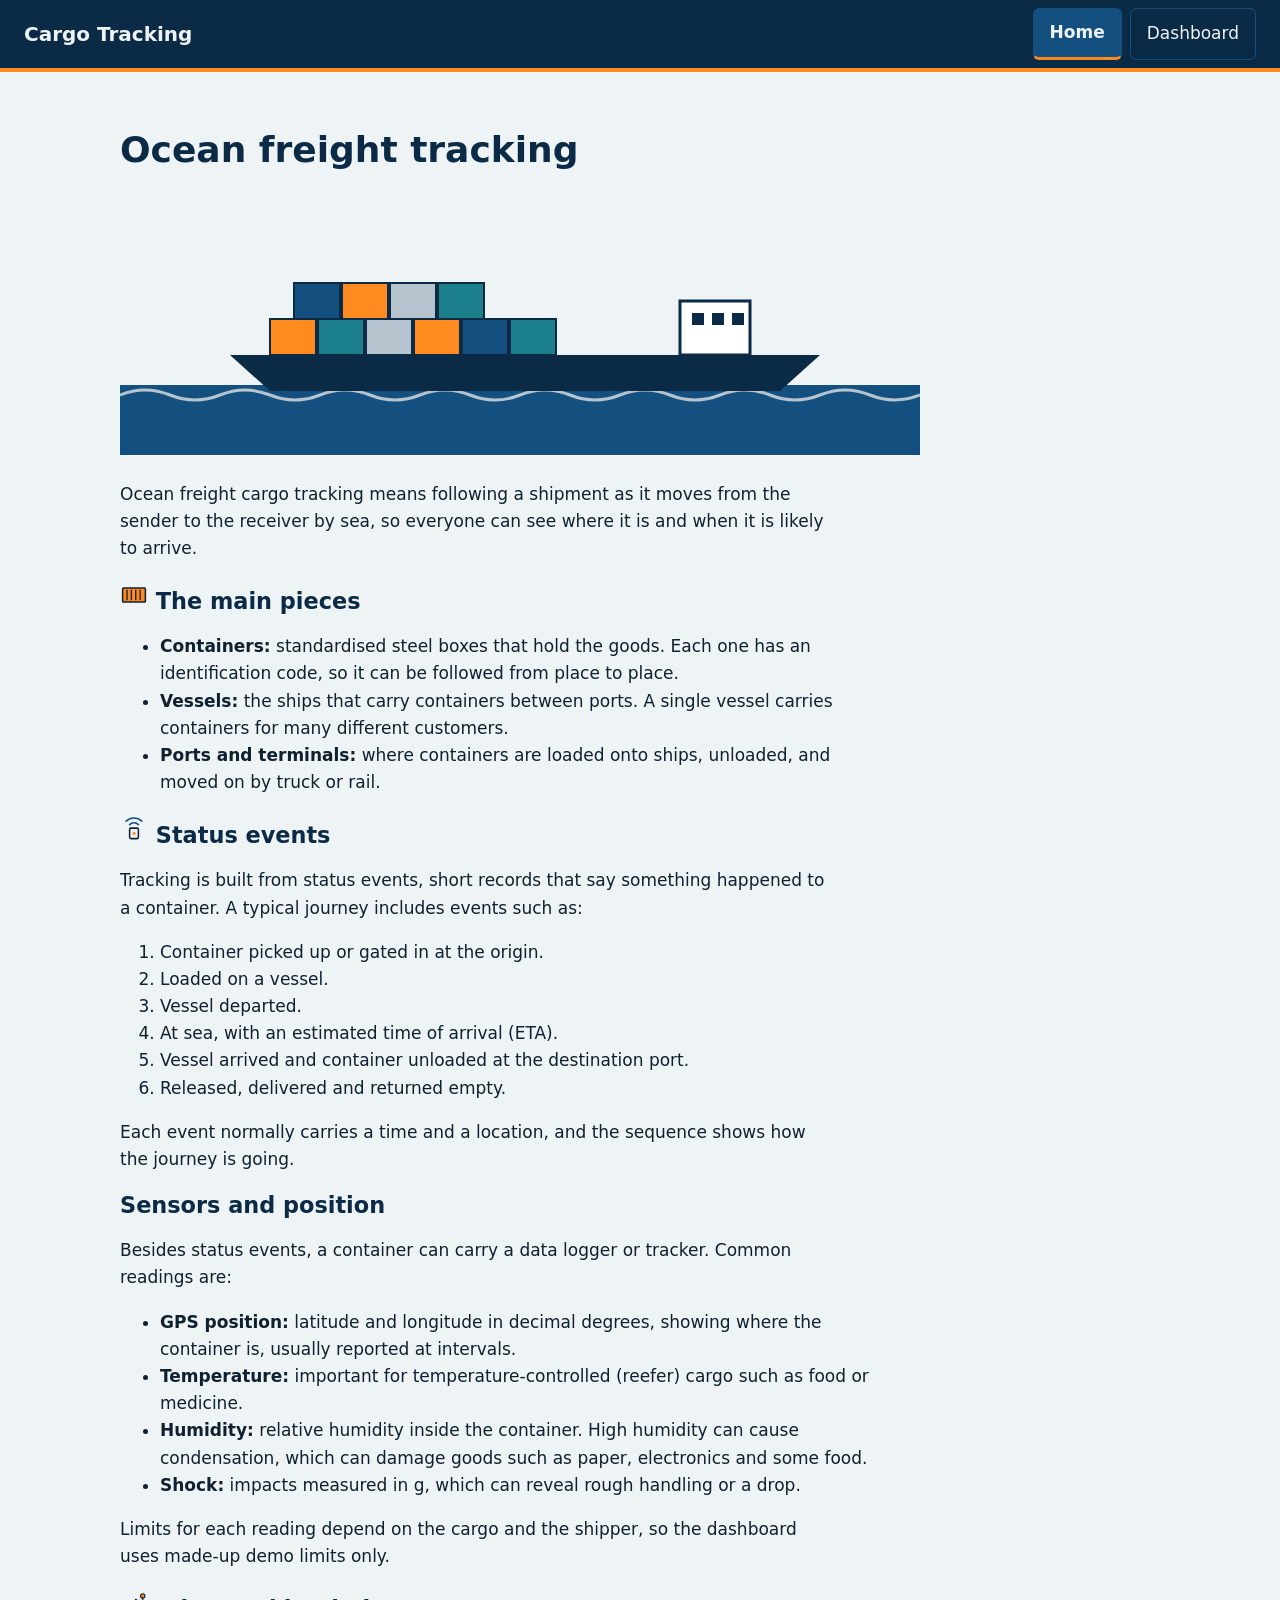
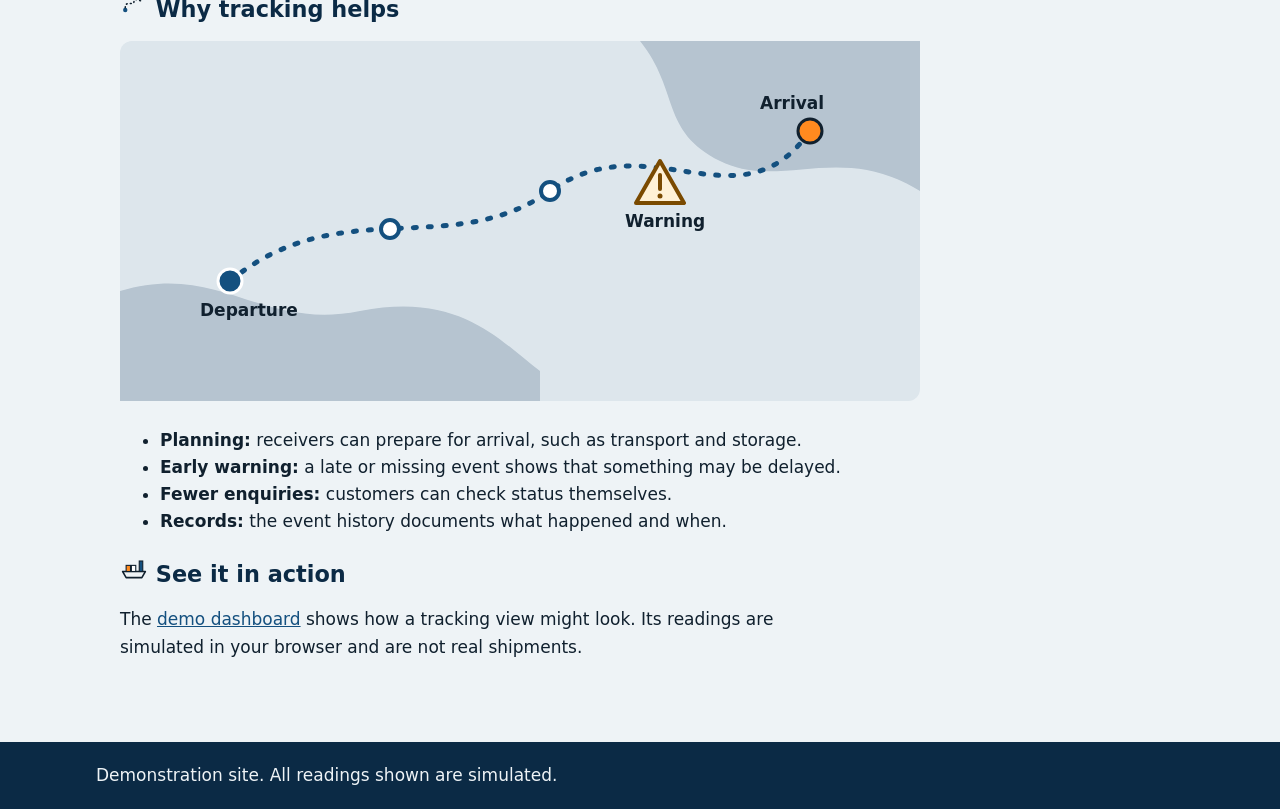
<file: index.html>
<!doctype html>
<html lang="en">
<head>
<meta charset="utf-8">
<meta name="viewport" content="width=device-width, initial-scale=1">
<title>Ocean freight tracking | Cargo Tracking</title>
<link rel="stylesheet" href="css/tokens.css">
<link rel="stylesheet" href="css/layout.css">
<link rel="stylesheet" href="css/site.css">
</head>
<body>
<a class="skip" href="#main">Skip to content</a>
<header class="site-header"><a class="brand" href="index.html">Cargo Tracking</a>
<nav aria-label="Main"><a href="index.html">Home</a><a href="dashboard.html">Dashboard</a></nav></header>
<main id="main">
<h1>Ocean freight tracking</h1>
<img src="assets/ship-hero.svg" alt="A container ship at sea" style="max-width:100%;height:auto">
<p class="lead">Ocean freight cargo tracking means following a shipment as it moves from the sender to the receiver by sea, so everyone can see where it is and when it is likely to arrive.</p>
<h2><img src="assets/icon-container.svg" alt="" width="28" height="28"> The main pieces</h2>
<ul>
<li><strong>Containers:</strong> standardised steel boxes that hold the goods. Each one has an identification code, so it can be followed from place to place.</li>
<li><strong>Vessels:</strong> the ships that carry containers between ports. A single vessel carries containers for many different customers.</li>
<li><strong>Ports and terminals:</strong> where containers are loaded onto ships, unloaded, and moved on by truck or rail.</li>
</ul>
<h2><img src="assets/icon-sensor.svg" alt="" width="28" height="28"> Status events</h2>
<p>Tracking is built from status events, short records that say something happened to a container. A typical journey includes events such as:</p>
<ol>
<li>Container picked up or gated in at the origin.</li>
<li>Loaded on a vessel.</li>
<li>Vessel departed.</li>
<li>At sea, with an estimated time of arrival (ETA).</li>
<li>Vessel arrived and container unloaded at the destination port.</li>
<li>Released, delivered and returned empty.</li>
</ol>
<p>Each event normally carries a time and a location, and the sequence shows how the journey is going.</p>
<h2>Sensors and position</h2>
<p>Besides status events, a container can carry a data logger or tracker. Common readings are:</p>
<ul>
<li><strong>GPS position:</strong> latitude and longitude in decimal degrees, showing where the container is, usually reported at intervals.</li>
<li><strong>Temperature:</strong> important for temperature-controlled (reefer) cargo such as food or medicine.</li>
<li><strong>Humidity:</strong> relative humidity inside the container. High humidity can cause condensation, which can damage goods such as paper, electronics and some food.</li>
<li><strong>Shock:</strong> impacts measured in g, which can reveal rough handling or a drop.</li>
</ul>
<p>Limits for each reading depend on the cargo and the shipper, so the dashboard uses made-up demo limits only.</p>
<h2><img src="assets/icon-route.svg" alt="" width="28" height="28"> Why tracking helps</h2>
<img src="assets/route-map.svg" alt="Simple route map from a departure port to an arrival port with two waypoints and one alert" style="max-width:100%;height:auto">
<ul>
<li><strong>Planning:</strong> receivers can prepare for arrival, such as transport and storage.</li>
<li><strong>Early warning:</strong> a late or missing event shows that something may be delayed.</li>
<li><strong>Fewer enquiries:</strong> customers can check status themselves.</li>
<li><strong>Records:</strong> the event history documents what happened and when.</li>
</ul>
<h2><img src="assets/icon-ship.svg" alt="" width="28" height="28"> See it in action</h2>
<p>The <a href="dashboard.html">demo dashboard</a> shows how a tracking view might look. Its readings are simulated in your browser and are not real shipments.</p>
</main>
<footer class="site-footer"><p>Demonstration site. All readings shown are simulated.</p></footer>
<script src="js/nav.js"></script>
<script src="js/app.js"></script>
</body>
</html>
</file>
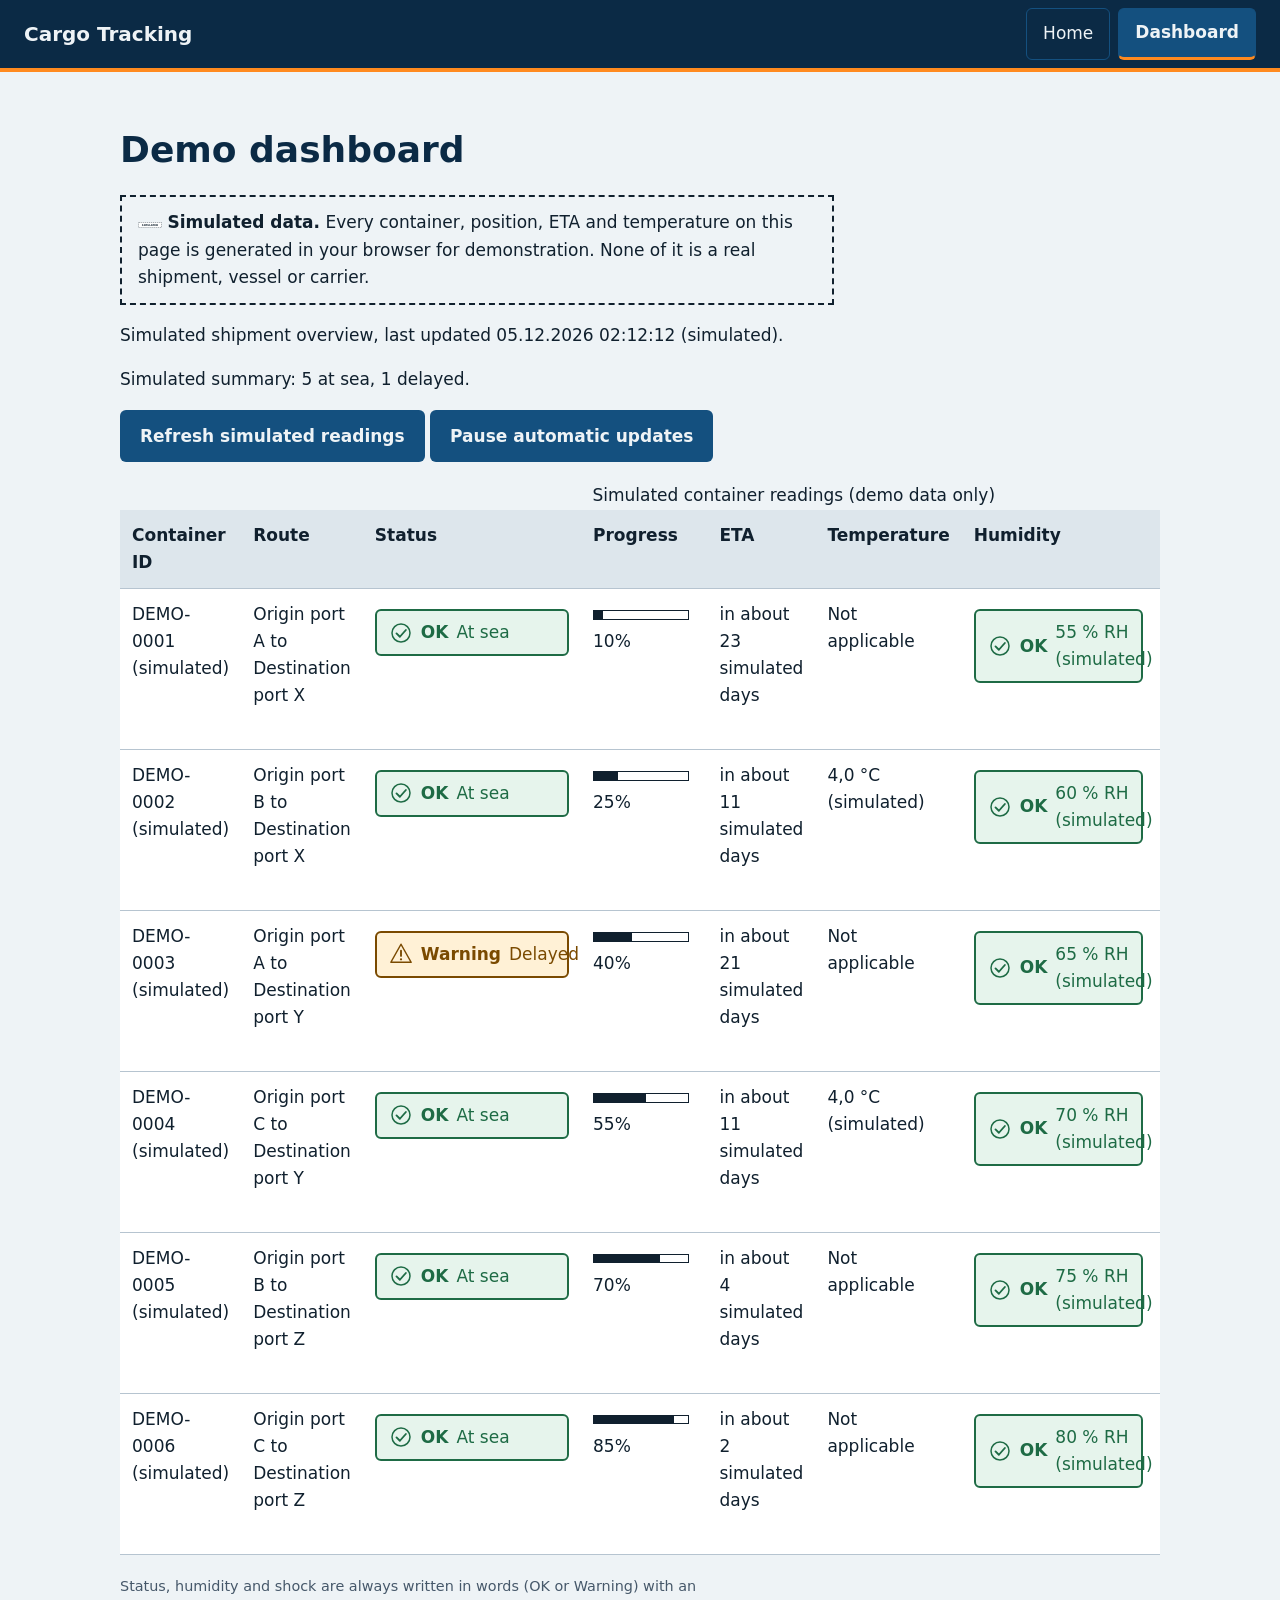
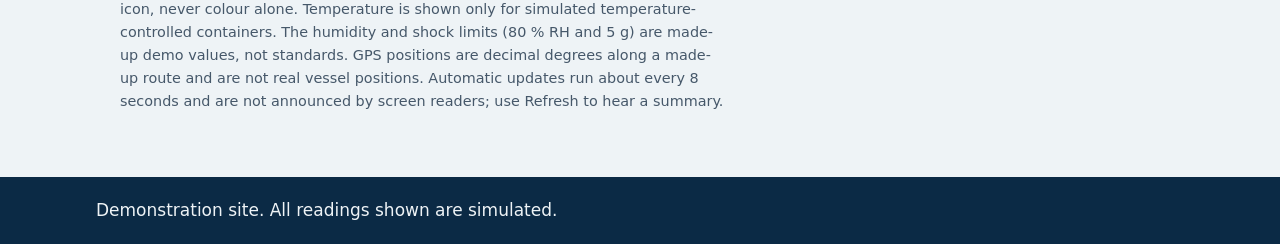
<file: dashboard.html>
<!doctype html>
<html lang="en">
<head>
<meta charset="utf-8">
<meta name="viewport" content="width=device-width, initial-scale=1">
<title>Demo dashboard | Cargo Tracking</title>
<link rel="stylesheet" href="css/tokens.css">
<link rel="stylesheet" href="css/layout.css">
<link rel="stylesheet" href="css/site.css">
</head>
<body>
<a class="skip" href="#main">Skip to content</a>
<header class="site-header"><a class="brand" href="index.html">Cargo Tracking</a>
<nav aria-label="Main"><a href="index.html">Home</a><a href="dashboard.html">Dashboard</a></nav></header>
<main id="main">
<h1>Demo dashboard</h1>
<p class="sim-banner" role="note"><img src="assets/icon-simulated.svg" alt="" width="24" height="24"> <strong>Simulated data.</strong> Every container, position, ETA and temperature on this page is generated in your browser for demonstration. None of it is a real shipment, vessel or carrier.</p>
<p>Simulated shipment overview, last updated <time id="last-update">…</time> (simulated).</p>
<p id="summary" class="summary"></p>
<p>
<button type="button" id="refresh">Refresh simulated readings</button>
<button type="button" id="auto-toggle">Pause automatic updates</button>
</p>
<p id="announce" class="sr-only" role="status" aria-live="polite"></p>
<div class="table-wrap" tabindex="0" role="region" aria-label="Simulated container readings">
<table id="cargo-table" class="stack-table">
<caption>Simulated container readings (demo data only)</caption>
<thead><tr><th scope="col">Container ID</th><th scope="col">Route</th><th scope="col">Status</th><th scope="col">Progress</th><th scope="col">ETA</th><th scope="col">Temperature</th><th scope="col">Humidity</th><th scope="col">Shock</th><th scope="col">GPS (lat, lon)</th></tr></thead>
<tbody></tbody></table></div>
<p class="hint">Status, humidity and shock are always written in words (OK or Warning) with an icon, never colour alone. Temperature is shown only for simulated temperature-controlled containers. The humidity and shock limits (80 % RH and 5 g) are made-up demo values, not standards. GPS positions are decimal degrees along a made-up route and are not real vessel positions. Automatic updates run about every 8 seconds and are not announced by screen readers; use Refresh to hear a summary.</p>
<style>.sim-banner{padding:.75rem 1rem;border:2px dashed currentColor;margin:1rem 0}.sim-tag{font-size:.8rem;font-weight:700;text-transform:uppercase;letter-spacing:.04em}.bar{display:inline-block;width:6rem;height:.6rem;border:1px solid currentColor;vertical-align:middle;margin-right:.4rem}.bar>span{display:block;height:100%;background:currentColor}.sr-only{position:absolute;width:1px;height:1px;overflow:hidden;clip:rect(0 0 0 0);white-space:nowrap}</style>
</main>
<footer class="site-footer"><p>Demonstration site. All readings shown are simulated.</p></footer>
<script src="js/nav.js"></script>
<script src="js/app.js"></script>
</body>
</html>
</file>
<file: css/tokens.css>
/* Design tokens: cargo-tracking. Maritime logistics: deep sea blue, safety orange accent, pale sea-mist paper.
   Contrast (hand-calculated, AA): ink on paper ~15:1, navy-700 on paper ~9.5:1, paper on navy-800 ~14:1,
   ink on safety orange ~8:1 (orange is a fill/border, never text on light), error-700 on white ~6.5:1,
   success-700 on success-bg ~6:1, warning-800 on warning-bg ~7:1.
   Alerts never rely on colour alone: each level pairs a colour with its own shape icon and a text label
   (OK = circle tick, Warning = triangle, Critical = octagon). See assets/icon-alert-*.svg.
   Type: system stacks only, 1.25 scale. Names such as --color-navy-* are what the shared layout CSS reads. */
:root {
  --color-paper: #eef3f6;
  --color-surface: #ffffff;
  --color-ink: #10202e;
  --color-navy-800: #0b2a45;
  --color-navy-700: #14507f;
  --color-teal-600: #1b7f8c;
  --color-safety: #ff8a1f;
  --color-steel-700: #46586a;
  --color-steel-300: #b6c4d0;
  --color-steel-100: #dde6ec;
  --color-error-700: #b3261e;
  --color-error-bg: #fdecea;
  --color-warning-800: #7a4a00;
  --color-warning-bg: #fff1d6;
  --color-success-700: #1e6b45;
  --color-success-bg: #e6f4ec;
  --color-focus: #0b63ce;

  --font-body: system-ui, -apple-system, "Segoe UI", Roboto, "Helvetica Neue", Arial, sans-serif;
  --font-heading: system-ui, -apple-system, "Segoe UI", Roboto, "Helvetica Neue", Arial, sans-serif;
  --font-mono: ui-monospace, SFMono-Regular, Menlo, Consolas, monospace;

  --text-sm: 0.9rem;
  --text-base: 1.0625rem;
  --text-md: 1.3rem;
  --text-lg: 1.65rem;
  --text-xl: 2.1rem;
  --text-2xl: 2.7rem;
  --leading-tight: 1.2;
  --leading-body: 1.6;
  --weight-heading: 700;

  --space-1: 0.25rem;
  --space-2: 0.5rem;
  --space-3: 0.75rem;
  --space-4: 1rem;
  --space-5: 1.5rem;
  --space-6: 2rem;
  --space-7: 3rem;
  --space-8: 4.5rem;

  --radius-sm: 3px;
  --radius-md: 6px;
  --radius-lg: 12px;
  --border-width: 1px;
  --shadow-card: 0 1px 3px rgba(11, 42, 69, 0.15), 0 6px 16px rgba(11, 42, 69, 0.07);
  --content-width: 68rem;
  --measure: 64ch;

  --field-height: 3rem;
  --field-border: var(--border-width) solid var(--color-steel-700);
  --field-border-error: var(--border-width) solid var(--color-error-700);
  --focus-ring: 3px solid var(--color-focus);
}
</file>
<file: css/layout.css>
/* layout: ui/ux. Phone first; dashboard cards and gauges. Colours and type come from tokens.css; fallbacks keep it readable until they land */
:root{
  --_paper:var(--color-paper,#f6f4ef);--_surface:var(--color-surface,#fff);--_ink:var(--color-ink,#1b2430);
  --_dark:var(--color-navy-800,#0a2a4d);--_dark2:var(--color-navy-700,#0f3a66);--_accent:var(--color-safety,#ffc20e);
  --_line:var(--color-steel-300,#bcc3ca);--_link:var(--color-navy-700,#0f3a66);--_focus:var(--color-focus,#0b63ce);
  --_font:var(--font-body,system-ui,-apple-system,"Segoe UI",Roboto,Arial,sans-serif);
  --_gap:var(--space-4,1rem);--_max:var(--content-width,60rem);--_touch:3.25rem;
}
*,*::before,*::after{box-sizing:border-box}
html{-webkit-text-size-adjust:100%}
body{margin:0;background:var(--_paper);color:var(--_ink);font-family:var(--_font);font-size:1.0625rem;line-height:1.6}
img,svg{max-width:100%;height:auto}
h1,h2,h3{line-height:1.2;color:var(--_dark)}
h1{font-size:1.75rem}h2{font-size:1.4rem}h3{font-size:1.15rem}
a{color:var(--_link)}
:focus-visible{outline:3px solid var(--_focus);outline-offset:2px}
.site-header :focus-visible,.site-footer :focus-visible{outline-color:var(--_paper)}

.skip{position:absolute;left:.5rem;top:-4rem;z-index:100;padding:.75rem 1rem;background:var(--_dark);color:var(--_paper);border-radius:4px;text-decoration:none}
.skip:focus{top:.5rem}

.site-header{background:var(--_dark);color:var(--_paper);border-bottom:4px solid var(--_accent);padding:.5rem var(--_gap)}
.brand{display:inline-block;color:var(--_paper);font-weight:800;font-size:1.25rem;text-decoration:none;padding:.5rem 0}
.site-header nav{display:flex;gap:.5rem;margin-top:.25rem}
.site-header nav a{flex:1;display:flex;align-items:center;justify-content:center;min-height:var(--_touch);padding:.5rem 1rem;color:var(--_paper);text-decoration:none;border-radius:6px;border:1px solid var(--_dark2);text-align:center}
.site-header nav a:hover{background:var(--_dark2)}
.site-header nav a[aria-current="page"]{background:var(--_dark2);font-weight:700;border-bottom:3px solid var(--_accent)}

main{max-width:var(--_max);margin:0 auto;padding:1.25rem var(--_gap)}
main p,main li{max-width:66ch}
.site-footer{background:var(--_dark);color:var(--_paper);padding:1.25rem var(--_gap);margin-top:2rem}
.site-footer p{max-width:var(--_max);margin:0 auto}
.site-footer a{color:var(--_paper)}

/* forms: big touch targets, labels above fields */
label{display:block;font-weight:700;margin:1rem 0 .35rem}
input,select,textarea{display:block;width:100%;min-height:var(--_touch);padding:.6rem .75rem;font:inherit;color:var(--_ink);background:var(--_surface);border:var(--field-border,2px solid #4a5460);border-radius:6px}
textarea{min-height:8rem}
fieldset{border:1px solid var(--_line);border-radius:6px;margin:1rem 0;padding:.5rem 1rem 1rem}
button,.button{display:inline-flex;align-items:center;justify-content:center;min-height:var(--_touch);min-width:var(--_touch);padding:.6rem 1.25rem;font:inherit;font-weight:700;color:var(--_paper);background:var(--color-navy-700,#0f3a66);border:0;border-radius:6px;text-decoration:none;cursor:pointer}
button:hover,.button:hover{background:var(--color-navy-800,#0a2a4d)}
button:disabled,.button[aria-disabled="true"]{background:var(--color-steel-100,#e6e9ec);color:var(--color-steel-700,#4a5460);border:2px dashed var(--color-steel-300,#bcc3ca);cursor:not-allowed;opacity:1}
button:disabled:hover{background:var(--color-steel-100,#e6e9ec)}

/* form guidance: hint text, inline errors (icon + text, not colour alone), status message */
.hint{margin:.25rem 0 0;font-size:.9rem;color:var(--color-steel-700,#4a5460)}
.err{margin:.35rem 0 0;font-weight:700;color:var(--color-error-700,#b3261e)}
.err:empty{display:none}
.err::before{content:"\26A0\FE0E  "}
input[aria-invalid="true"],select[aria-invalid="true"],textarea[aria-invalid="true"]{border:var(--field-border-error,2px solid #b3261e)}
[role="status"]:not(:empty){margin:1rem 0;padding:.75rem 1rem;border-radius:6px;background:var(--color-success-bg,#e8f5ec);border:2px solid var(--color-success-700,#1e6b34);color:var(--color-success-700,#1e6b34);font-weight:700}
.sr-only{position:absolute;width:1px;height:1px;margin:-1px;padding:0;overflow:hidden;clip:rect(0 0 0 0);white-space:nowrap;border:0}
form button[type=submit]{width:100%;margin-top:1.25rem}

/* cards and lists: <ul class="cards"><li class="card"> */
.cards{list-style:none;margin:1.25rem 0;padding:0;display:grid;gap:var(--_gap)}
.card{background:var(--_surface);border:1px solid var(--_line);border-radius:8px;padding:var(--_gap);box-shadow:var(--shadow-card,0 1px 3px rgba(0,0,0,.15))}
.card h2,.card h3{margin-top:0}

/* tables: div.table-wrap[tabindex=0][role=region][aria-label] > table.stack-table, td[data-label] */
.table-wrap{overflow-x:auto;margin:1.25rem 0}
table{border-collapse:collapse;width:100%;background:var(--_surface)}
th,td{text-align:left;padding:.75rem;border-bottom:1px solid var(--_line);vertical-align:top}
th{background:var(--color-steel-100,#e8eaed)}
@media (max-width:39.99rem){
  .stack-table thead{position:absolute;left:-999px}
  .stack-table tr{display:block;margin-bottom:1rem;border:1px solid var(--_line);border-radius:6px}
  .stack-table td{display:block}
  .stack-table td::before{content:attr(data-label);display:block;font-size:.8rem;text-transform:uppercase;letter-spacing:.05em;color:var(--color-steel-700,#4a5563)}
}

@media (min-width:40rem){
  h1{font-size:2.25rem}
  .site-header{display:flex;align-items:center;justify-content:space-between;gap:1.5rem;padding:.5rem 1.5rem}
  .site-header nav{margin:0}
  .site-header nav a{flex:none}
  main{padding:2rem 1.5rem}
  .cards{grid-template-columns:repeat(2,1fr)}
  form button[type=submit]{width:auto}
}
/* ol.flow: numbered steps with counter circles, joined by a line; stacks on phones */
.flow{list-style:none;margin:1.5rem 0;padding:0;counter-reset:flow}
.flow li{position:relative;counter-increment:flow;margin:0 0 1rem;padding:var(--_gap) var(--_gap) var(--_gap) 4rem;min-height:var(--_touch);background:var(--_surface);border:1px solid var(--_line);border-radius:8px;box-shadow:var(--shadow-card,0 1px 3px rgba(0,0,0,.15));max-width:none}
.flow li::before{content:counter(flow);position:absolute;left:var(--_gap);top:var(--_gap);width:2.25rem;height:2.25rem;border-radius:50%;background:var(--_dark);color:var(--_paper);font-weight:800;display:flex;align-items:center;justify-content:center}
.flow li:not(:last-child)::after{content:"";position:absolute;left:calc(var(--_gap) + 1.125rem - 1px);bottom:-1rem;height:1rem;border-left:2px solid var(--_dark2)}
@media (min-width:60rem){.flow li{padding-left:4.5rem}}
/* dashboard: <ul class="cards"><li class="card"><h2>..</h2><p class="stat">42</p><meter>..</meter></li></ul>; use native meter/progress with a text value */
.stat{margin:.25rem 0;font-size:2rem;font-weight:800;line-height:1.1;color:var(--_dark)}
.stat small{font-size:.9rem;font-weight:400;color:var(--color-steel-700,#4a5460)}
meter,progress{display:block;width:100%;height:1.25rem}
a.card,.card[tabindex]{display:block;color:inherit;text-decoration:none}
a.card:hover,.card[tabindex]:hover{border-color:var(--_dark2)}
/* alert levels: pair a colour with an icon and a text label, never colour alone: <p class="alert alert-ok"><img alt="" src=..><strong>OK</strong> text</p> */
.alert{display:flex;align-items:center;gap:.5rem;margin:.5rem 0;padding:.5rem .75rem;border-radius:6px;border:2px solid;max-width:none}
.alert img,.alert svg{width:1.5rem;height:1.5rem;flex:none}
.alert-ok{background:var(--color-success-bg,#e6f4ec);border-color:var(--color-success-700,#1e6b45);color:var(--color-success-700,#1e6b45)}
.alert-warning{background:var(--color-warning-bg,#fff1d6);border-color:var(--color-warning-800,#7a4a00);color:var(--color-warning-800,#7a4a00)}
.alert-critical{background:var(--color-error-bg,#fdecea);border-color:var(--color-error-700,#b3261e);color:var(--color-error-700,#b3261e)}
@media (min-width:60rem){.cards.wide{grid-template-columns:repeat(4,1fr)}}
@media (prefers-reduced-motion:reduce){*{scroll-behavior:auto!important;transition:none!important;animation:none!important}}
</file>
<file: css/site.css>
body{font-family:system-ui,sans-serif;margin:0}
.skip{position:absolute;left:-999px}.skip:focus{left:0}
</file>
